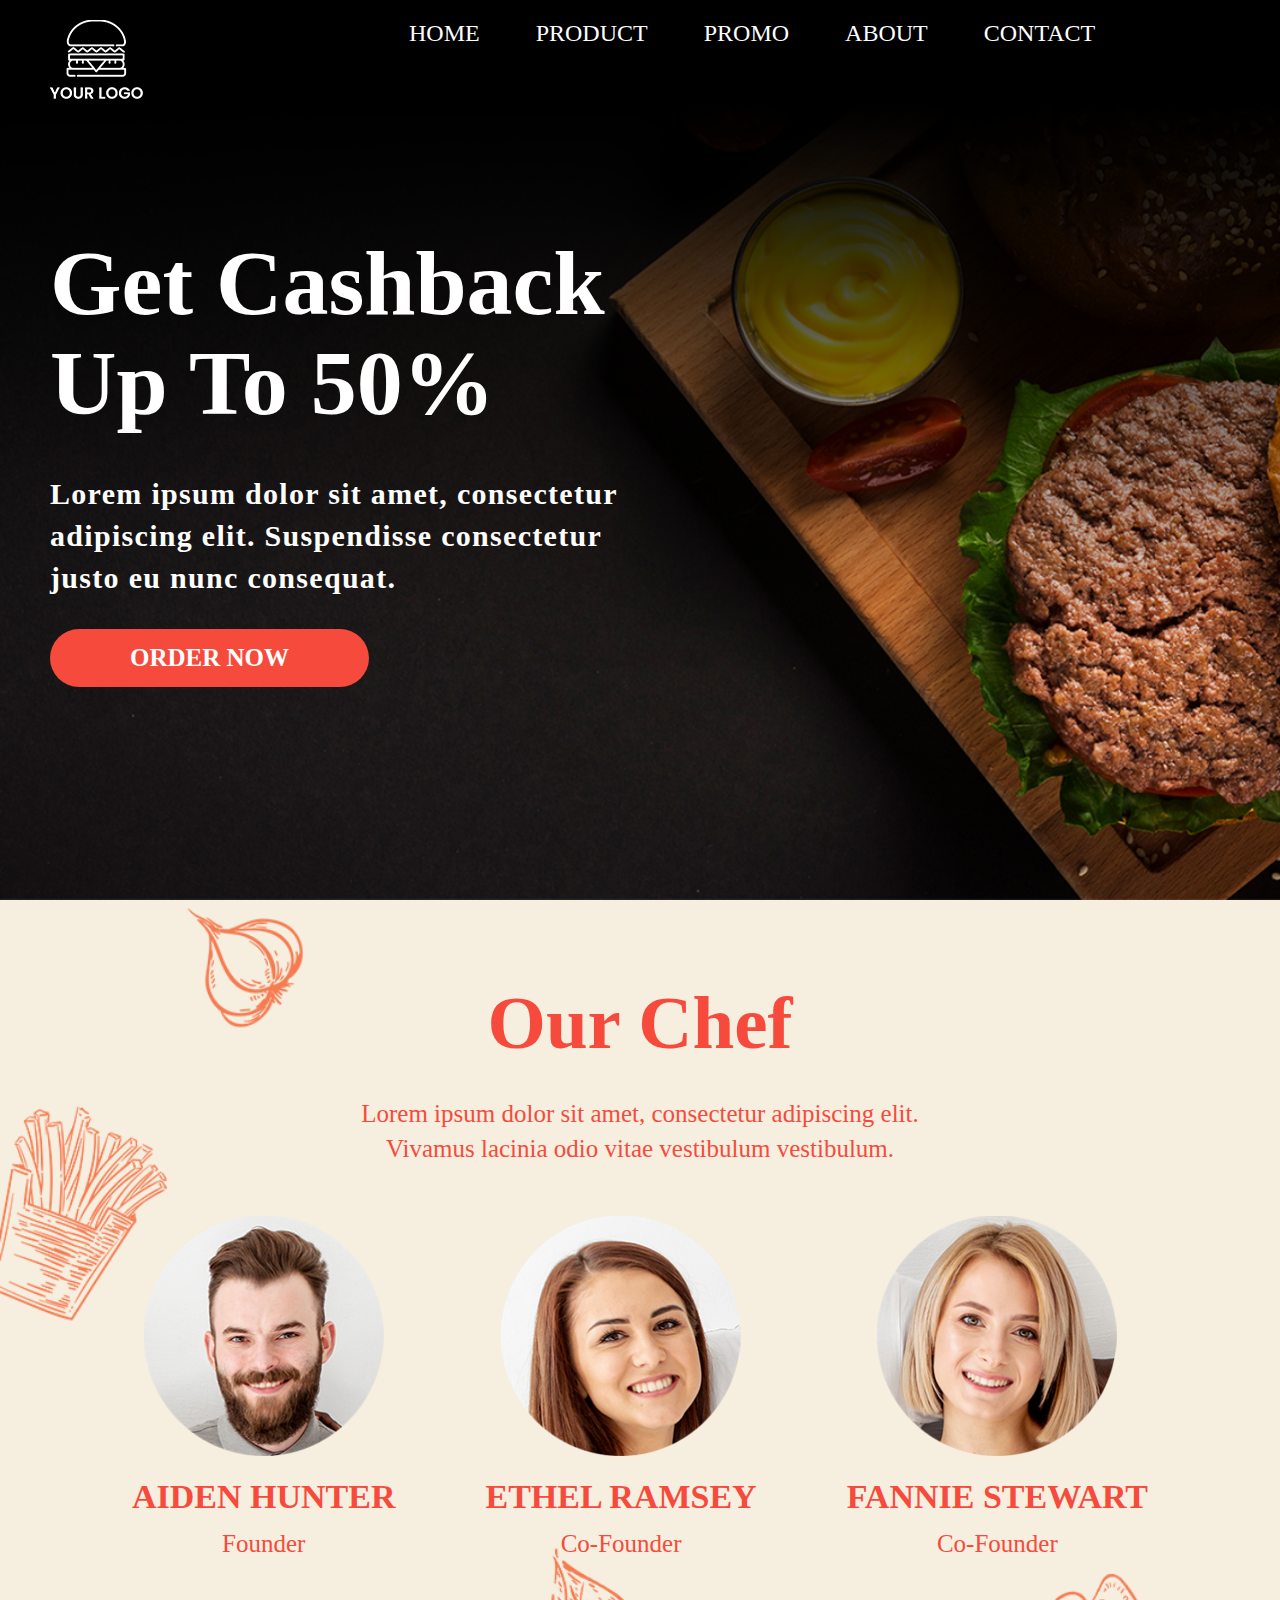
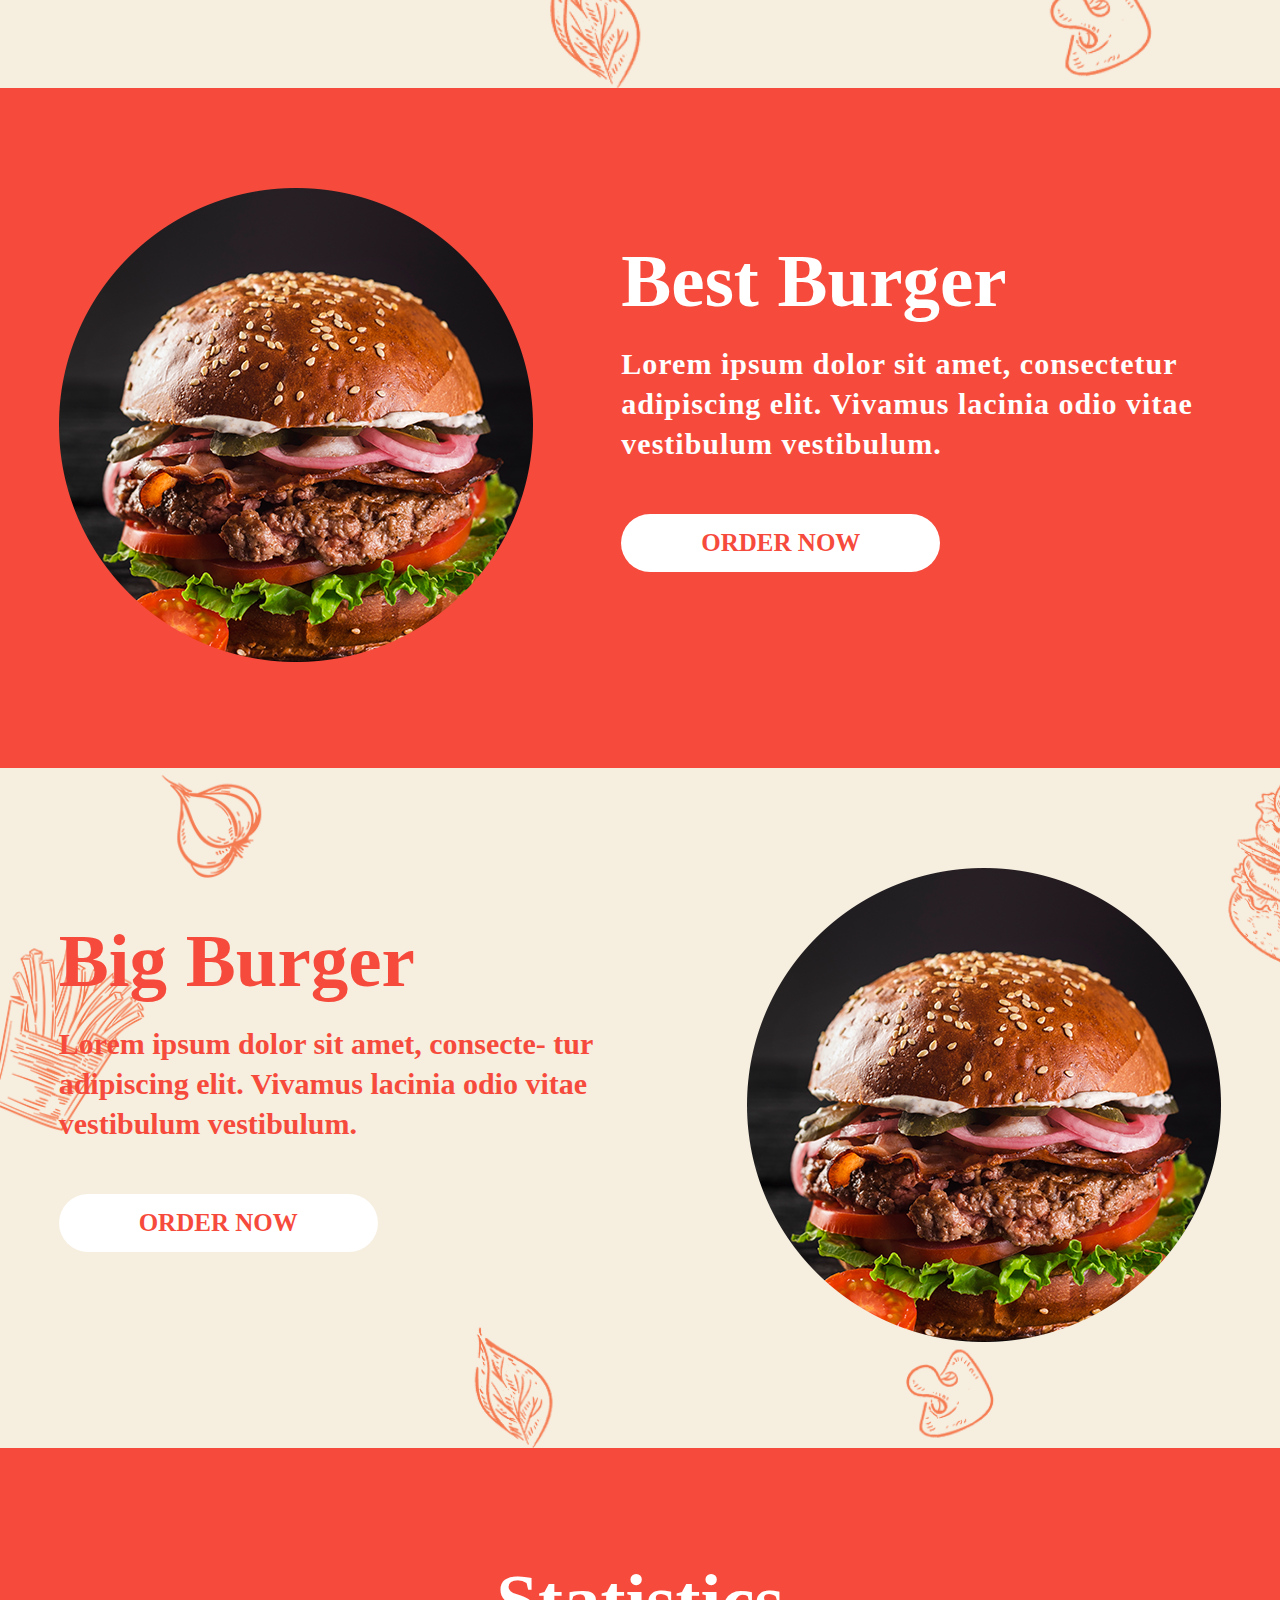
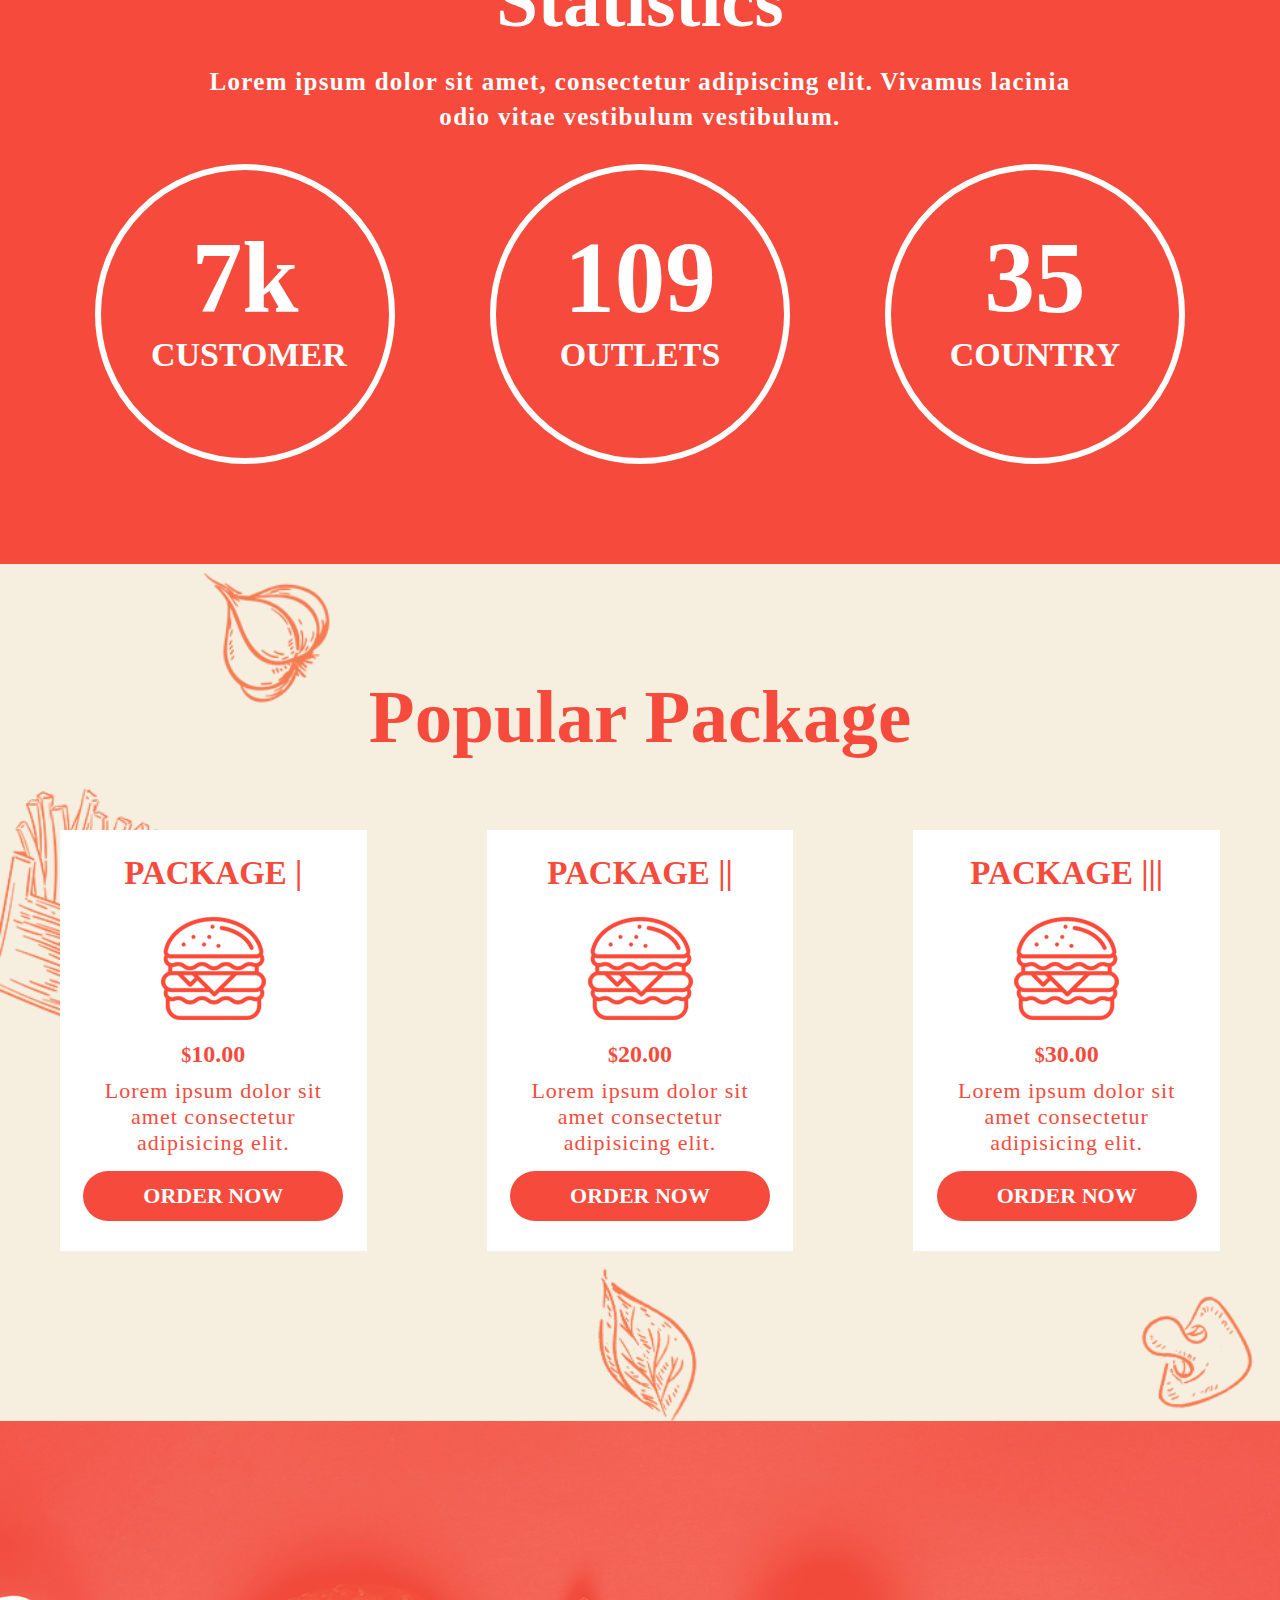
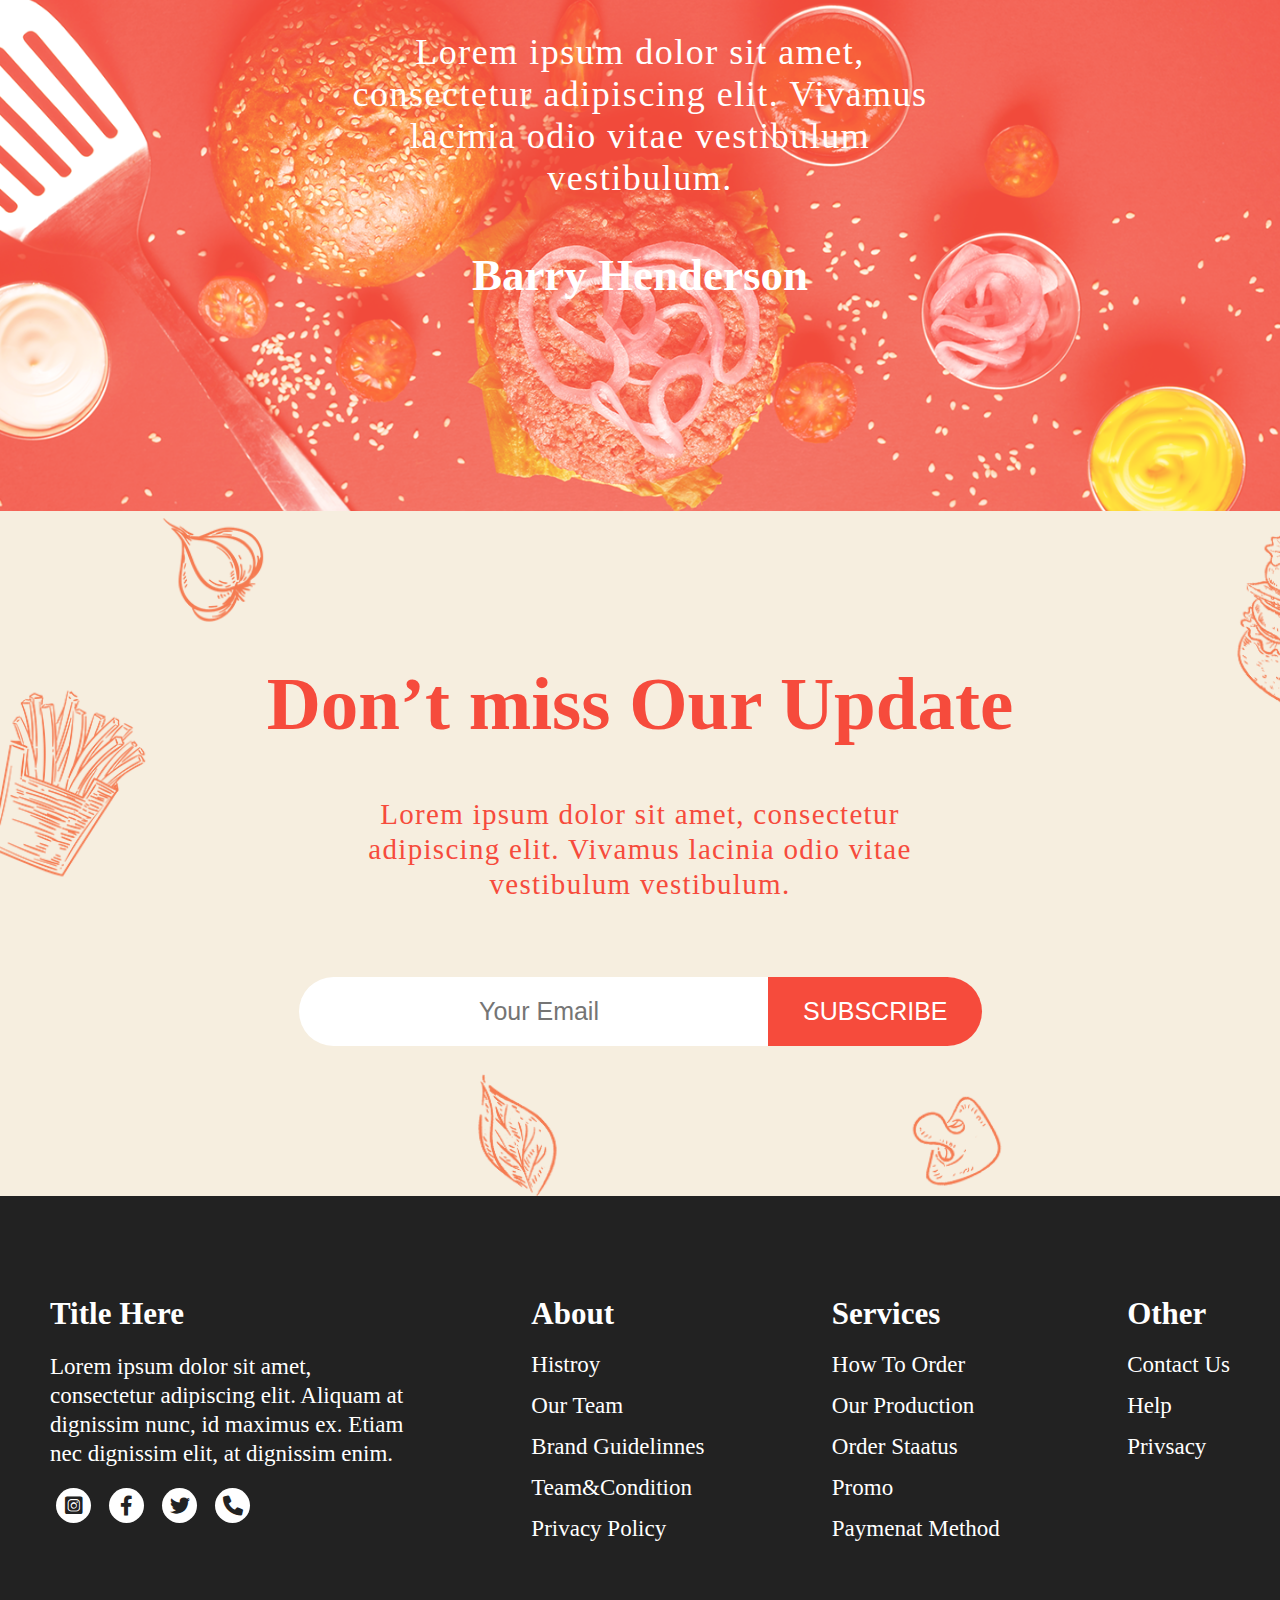
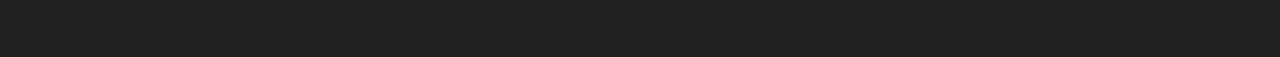
<file: index.html>
<!DOCTYPE html>
<html lang="en">
<head>
    <meta charset="UTF-8">
    <meta http-equiv="X-UA-Compatible" content="IE=edge">
    <meta name="viewport" content="width=device-width, initial-scale=1.0">
    <title>Burger Template</title>
    <link rel="stylesheet" href="https://cdnjs.cloudflare.com/ajax/libs/font-awesome/6.0.0-beta2/css/all.min.css">
    <link rel="stylesheet" href="./css/style.css">
</head>
<body>
    <div class="main-wrapper">
        <div class="header-wrapper">
            <header class="header_area">
                <div class="container">
                    <div class="header-menu">
                        <div class="logo">
                            <img src="./image/logo.png" alt="logo">
                        </div>
                        <nav class="menu">
                            <ul>
                                <li><a href="#">Home</a></li>
                                <li><a href="#">Product</a></li>
                                <li><a href="#">Promo</a></li>
                                <li><a href="#">About</a></li>
                                <li><a href="#">Contact</a></li>
                            </ul>
                        </nav>
                        <div class="toggle-bar-wrapper">
                            <div class="togglearea">
                                <label for="toggle">
                                    <span></span>
                                    <span></span>
                                    <span></span>
                                </label>
                        
                            </div>
                            <input type="checkbox" id="toggle">
                            <div class="navbar">
                                <ul>
                                    <li><a href="#">Home</a></li>
                                    <li><a href="#">Product</a></li>
                                    <li><a href="#">Promo</a></li>
                                    <li><a href="#">About</a></li>
                                    <li><a href="#">Contact </a></li>
                                </ul>
                            </div>
                        </div>
                    </div>
                    <div class="banner">
                        <div class="heading_text">
                            <h1>Get Cashback up to 50%</h1>
                            <div class="banner_sub_text">
                               <h4> Lorem ipsum dolor sit amet, consectetur adipiscing elit. Suspendisse consectetur justo eu nunc consequat.</h4>
                            </div>
                            <a href="#" class="primary_button banner_button">Order Now</a>
                        </div>
                    </div>
                </div>
            </header>
        </div>
        <section class="client_area">
            <div class="container">
                <div class="client_heading">
                    <h1>Our Chef</h1>
                </div>
                <div class="client_sub_text">
                    <h4>Lorem ipsum dolor sit amet, consectetur adipiscing elit. Vivamus lacinia odio vitae vestibulum vestibulum. </h4>
                </div>
                <div class="client_member">
                    <div class="client_info">
                        <img src="./image/client_1.png" alt="client image">
                        <h2>Aiden Hunter</h2>
                        <h5>Founder</h5>
                    </div>
                    <div class="client_info">
                        <img src="./image/client_2.png" alt="client image">
                        <h2>Ethel Ramsey</h2>
                        <h5> Co-Founder</h5>
                    </div>
                    <div class="client_info">
                        <img src="./image/client_3.png" alt="client image">
                        <h2>Fannie Stewart</h2>
                        <h5>Co-Founder</h5>
                    </div>
                </div>
            </div>
        </section>
        <section class="order-area">
            <div class="container order_1">
                <div class="order-left">
                    <img src="./image/Big_burger.png" alt="">
                </div>
                <div class="order-right">
                    <h1>Best Burger</h1>
                    <h4>Lorem ipsum dolor sit amet, consectetur adipiscing elit. Vivamus lacinia odio vitae vestibulum vestibulum. </h4>
                    <a href="#" class="primary_button order_button">Order Now</a>
                </div>
            </div>
        </section>
        <section class="order-area bg_gray">
            <div class="container order_2">
                <div class="order-left">
                    <h1>Big Burger</h1>
                    <h4>Lorem ipsum dolor sit amet, consecte- tur adipiscing elit. Vivamus lacinia odio vitae vestibulum vestibulum. </h4>
                    <a href="#" class="primary_button order_button">Order Now</a>
                </div>
                <div class="order-right">
                    <img src="./image/Big_burger.png" alt="">
                </div>
            </div> 
        </section>
        <section class="service_area">
            <div class="container">
                <div class="service_heading">
                    <h1>Statistics</h1>
                    <h5>Lorem ipsum dolor sit amet, consectetur adipiscing elit. Vivamus lacinia odio vitae vestibulum vestibulum. </h5>
                </div>
                <div class="services-count">
                    <div class="single-count">
                        <h1>7k</h1>
                        <h3>Customer</h3>
                    </div>
                    <div class="single-count">
                        <h1>109</h1>
                        <h3>Outlets</h3>
                    </div>
                    <div class="single-count">
                        <h1>35</h1>
                        <h3>Country</h3>
                    </div>
                </div>
            </div>
        </section>
        <section class="paricing_area">
            <div class="container">
                <div class="pricing_heading">
                    <h1>Popular Package</h1>
                </div>
                <div class="pricing_items">
                    <div class="single_pricing_item">
                        <h5>Package <span>|</span></h5>
                        <div>
                            <img src="./image/pricing_burger.png" alt="burger-image">
                        </div>
                        <div class="price">
                            <small>$</small><span>10.00</span>
                        </div>
                        <p>Lorem ipsum dolor sit amet consectetur adipisicing elit.</p>
                        <a class="primary_button banner_button sm_btn" href="#">Order Now</a>
                    </div>
                    <div class="single_pricing_item">
                        <h5>Package <span>||</span></h5>
                        <div>
                            <img src="./image/pricing_burger.png" alt="burger-image">
                        </div>
                        <div class="price">
                            <small>$</small><span>20.00</span>
                        </div>
                        <p>Lorem ipsum dolor sit amet consectetur adipisicing elit.</p>
                        <a class="primary_button banner_button sm_btn" href="#">Order Now</a>
                    </div>
                    <div class="single_pricing_item">
                        <h5>Package <span>|||</span></h5>
                        <div>
                            <img src="./image/pricing_burger.png" alt="burger-image">
                        </div>
                        <div class="price">
                            <small>$</small><span>30.00</span>
                        </div>
                        <p>Lorem ipsum dolor sit amet consectetur adipisicing elit.</p>
                        <a class="primary_button banner_button sm_btn" href="#">Order Now</a>
                    </div>
                </div>
            </div>
        </section>
        <section class="testimonial_area">
           <div class="container">
            <div class="testimonial_text">
                <p>Lorem ipsum dolor sit amet, consectetur adipiscing elit. Vivamus lacinia odio vitae vestibulum vestibulum.</p>
                <h3>Barry Henderson</h3>
            </div>
           </div>
        </section>
        <section class="newslatter_area">
            <div class="container">
                <div class="newslatter_headding">
                    <h1>Don’t miss Our Update</h1>
                    <p>Lorem ipsum dolor sit amet, consectetur adipiscing elit. Vivamus lacinia odio vitae vestibulum vestibulum. </p>
                </div>
                <div class="contact">
                   <form action="#">
                    <input type="email"class="email" placeholder="Your Email">
                    <button>Subscribe</button>
                   </form>
                </div>
            </div>
        </section>
        <footer class="footer_area">
            <div class="container">
                <div class="footer_left">
                    <div class="footer_text">
                        <h4>Title Here</h4>
                        <p>Lorem ipsum dolor sit amet, consectetur adipiscing elit. Aliquam at dignissim nunc, id maximus ex. Etiam nec dignissim elit, at dignissim enim. </p>
                    </div>
                    <div class="footer_social_icon">
                        <i class="fab fa-instagram-square"></i>
                        <i class="fab fa-facebook-f"></i>
                        <i class="fab fa-twitter"></i>
                        <i class="fas fa-phone"></i>
                    </div>
                </div>
                <div class="footer_about">
                    <div class="footer_text">
                        <h4>About</h4>
                        <a href="#">Histroy</a>
                        <a href="#">Our Team</a>
                        <a href="#">Brand Guidelinnes</a>
                        <a href="#">Team&Condition</a>
                        <a href="#">Privacy Policy</a>
                    </div>
                </div>
                <div class="footer_services">
                    <div class="footer_text">
                        <h4>Services</h4>
                        <a href="#">How To Order</a>
                        <a href="#">Our Production</a>
                        <a href="#">Order Staatus</a>
                        <a href="#">Promo</a>
                        <a href="#">Paymenat Method</a>
                    </div>
                </div>
                <div class="footer_about">
                    <div class="footer_text">
                        <h4>Other</h4>
                        <a href="#">Contact Us</a>
                        <a href="#">Help</a>
                        <a href="#">Privsacy</a>
                    </div>
                </div>
            </div>
        </footer>
    </div>
</body>
</html>
</file>
<file: css/style.css>
@import url('https://fonts.googleapis.com/css2?family=Archivo+Narrow:wght@300;400;600;700;800;900&display=swap');
*{
    box-sizing: border-box;
    margin: 0;
    padding: 0;
}
:root{
    --white_color: #fff;
    --base_color: #f64b3c;
    --bg_gray: #f6eedf;
    --black_color: #222222;
}
body{
    font-size: 24px;
}
img{
    max-width: 100%;
}
.container {
    max-width: 1450px;
    margin: 0 auto;
}
.primary_button{
    border-radius: 50px;
    display: inline-block;
    font-size: 25px;
    font-weight: 600;
    padding: 15px 80px;
    text-decoration: none;
    text-transform: uppercase;
    transition: all .7s;
}
.sm_btn {
    font-weight: 600;
    font-size: 22px;
    padding: 12px 60px;
}
.banner_button{
    background-color: var(--base_color);
    color: var(--white_color);
}
.order_button{
    background-color: var(--white_color);
    color:var(--base_color);
}
/* header-area-start */
/* header-area-start */
.header_area{
    background-color: transparent;
    background-image: url('../image/header-bg-gradient.png');
    background-repeat: repeat-x;
    background-size: auto 100%;
    left: 0;
    position: absolute;
    top: 0;
    width: 100%;
    z-index: 99;
}
.header_area .container .header-menu{
    display: flex;
}
.logo {
    flex-basis: 30%;
    padding: 20px 0  0 50px;
}
nav{
    flex-basis: 70%
}
ul{
    margin: 0;
    padding: 0;
}
li{
    display: inline-block;
    list-style: none;
    padding: 0 25px;
    text-align: center;
}
.navbar ul li:first-child{
    margin-top: 30px;
}
.header_area ul li a {
    color: var(--white_color);
    display: inline-block;
    padding: 20px 0;
    position: relative;
    text-decoration: none;
    text-transform: uppercase;
}
.header_area ul li a::before{
    bottom: 17px;
    content: "";
    background: var(--base_color);
    height: 2px;
    position: absolute;
    right: 0;
    transform: scaleX(0);
    transition: all .5s;
    width: 100%;
}
.header_area ul li a:hover:before{
    transform: scaleX(1);
}
.header-wrapper{
    background-image: url(../image/Banner.jpg);
    background-repeat: no-repeat;
    background-size: cover;
    background-position: center;
    height: 100vh;
    margin: 0 auto;
    position: relative;
}
.heading_text h1 {
    color: var(--white_color);
    font-size: 92px;
    line-height: 100px;
    padding-bottom: 40px;
    max-width: 560px;
    text-transform: capitalize;
}
.banner {
    padding: 0 50px;
    padding-top: 10%;
}
.banner_sub_text h4 {
    font-size: 30px;
    line-height: 42px;
    letter-spacing: 1.3px;
    max-width: 573px;
    padding-bottom: 30px;
    color: #fff;
}
.primary_button:hover{
    background: var(--white_color);
    color:var(--base_color);
}
/* mobile-nemu */
/* mobile-nemu */
.navbar{
    align-items: center;
    background-color: #6d6a6a;
    display: none;
    justify-content: center;
}
.navbar ul li{
    display: inline-block;
    list-style: none;
    padding: 0 20px;
}
.navbar a{
    color: #fff;
    display: block;
    font-weight: bold;
    padding: 14px 0px;
    position: relative;
    text-decoration: none;
    text-align: center;
    text-transform: uppercase;
   
}
.navbar a::after{
    background-color: aqua;
    bottom: 6px;
    content: "";
    height: 2px;
    left: 0;
    position: absolute;
    transform: scale(0);
    transition: all .3s;
    width: 100%;

}
.navbar li:hover a::after{
    transform: scale(1);
}
.toggle-bar-wrapper {
    position: absolute;
    top: 0;
    right: 0;
    height: 100vh;
    width: fit-content;
}

.togglearea {
    background-color: rgb(136, 119, 119);
    display: none;
}
#toggle{
    display: none;
}
.togglearea label {
    align-items: center;
    border-radius: 3px;
    background-color: #fff;
    cursor: pointer;
    display: flex;
    flex-direction: column;
    height: 20px;
    justify-content: center;
    margin-right: 10px;
    margin: 10px 10px 0  0;
    position: absolute;
    right: 0;
    top: 0;
    width: 25px;
}
label span{
    background-color: black;
    display: inline-block;
    height: 2px;
    margin: 2px 0;
    width: 70%;
}
#toggle:checked + .navbar {
    display: flex;
}
/* client-area-start */
/* client-area-start */
.client_area {
    background-image: url(../image/client_background.png);
    background-color: #f6eedf;
    background-repeat: no-repeat;
    background-size: cover;
    margin: 0 auto;
    padding-bottom: 100px;
    text-align: center;
}
.client_heading h1{
    color: var(--base_color);
    font-weight: 600;
    font-size: 75px;
    padding-top: 80px;
    margin-bottom: 30px;
}
.client_sub_text h4 {
    color: var(--base_color);
    font-size: 25px;
    line-height: 35px;
    font-weight: 300;
    padding: 0 350px;
}
.client_member{
    margin-top: 50px;
}
.client_info{
    display: inline-block;
    padding: 0 42px;
}
.client_info img{
    width: 240px;
    height: 240px;
}
.client_info h2 {
    color: var(--base_color);
    font-size: 34px;
    margin-top: 16px;
    text-transform: uppercase;
}
.client_info h5{
    color: var(--base_color);
    font-size: 25px;
    font-weight: 300;
    margin-top: 14px;
    padding-bottom: 30px;
}
/* order-area-start */
/* order-area-start */
.order-area{
    background-color: var(--base_color);
    padding: 100px 0;
}
.order_1{
    display: flex;
    justify-content: space-evenly;
}

.order-right h1 {
    color: var(--white_color);
    font-size: 75px;
    padding-top: 50px;
    padding-bottom: 20px;
}
.order-right h4 {
    color: var(--white_color);
    font-size: 30px;
    line-height: 40px;
    letter-spacing: 1px;
    margin-bottom: 50px;
    max-width: 600px;
}
/* order-area_2-start */
/* order-area_2-start */
.bg_gray{
    background-image: url(../image/client_background.png);
    background-repeat: no-repeat;
    background-color: var(--bg_gray);
    background-size: cover;
    margin: 0 auto;
}
.order-left {
    padding: 0 30px;
}
.order-right {
    padding: 0 30px;
}
.order_2{
    display: flex;
    justify-content: space-evenly;
}
.order_2 .order-left h1{
    color: var(--base_color);
    font-size: 75px;
    padding-top: 50px;
    padding-bottom: 20px;
}
.order_2 .order-left h4 {
    color: var(--base_color);
    font-size: 30px;
    line-height: 40px;
    margin-bottom: 50px;
    max-width: 600px;
}
.order-right a:hover{
    box-shadow: #222 2px 3px 10px;
    color: #222;
}
.order_2 .order-left a:hover {
    box-shadow: #222 2px 3px 10px;
    color: #222;
}
.service_area{
    background-color: var(--base_color);
    color: var(--white_color);
    padding-top: 90px;
    padding-bottom: 100px;
}
.service_heading{
    text-align: center;
}
.service_heading h1{
    font-size: 75px;
    font-weight: 600;
    padding: 20px 0;
}
.service_heading h5 {
    font-size: 25px;
    line-height: 35px;
    letter-spacing: 1.3px;
    padding-bottom: 30px;
    margin: auto;
    max-width: 870px;
}
.services-count{
    display: flex;
    justify-content: space-evenly;
}
.services-count .single-count {
    border: 6px solid var(--white_color);
    border-radius: 50%;
    height: 300px;
    padding: 50px;
    width: 300px;
}
.services-count .single-count h1{
    font-size: 101px;
    font-weight: 800;
    text-align: center;
}
.services-count .single-count h3{
    font-size: 34px;
    text-align: center;
    text-transform: uppercase;

}
.services-count .single-count h5{
    font-size: 33px;
    font-weight: 500;
}
/* plricing-area-start */
/* plricing-area-start */
.paricing_area{
    background-color: var(--bg_gray);
    background-image: url(../image/client_background.png);
    background-repeat: no-repeat;
    background-size: cover;
    padding-top: 70px;
    padding-bottom: 170px;
}
.pricing_heading h1{
    color: var(--base_color);
    font-size: 75px;
    font-weight: 800;
    padding-top: 40px;
    padding-bottom: 70px;
    text-align: center;
}
.pricing_items{
    display: flex;
    justify-content: space-evenly;
}
.single_pricing_item {
    background-color: var(--white_color);
    color: var(--base_color);
    text-align: center;
    padding: 0 20px;
    margin: 0 60px;
}
.single_pricing_item h5{
    font-size: 33px;
    font-weight: 600;
    padding-top: 25px;
    padding-bottom: 25px;
    text-transform: uppercase;
}
.single_pricing_item span{
    font-weight: 800;
}
.single_pricing_item img{
    padding-bottom: 15px;
}
.price small,span{
    font-weight: 900;
}
.single_pricing_item p {
    letter-spacing: 1px;
    padding-top: 10px;
    font-size: 22px;
    padding-bottom: 15px;
}
.single_pricing_item .sm_btn{
    margin-bottom: 30px;
}
.testimonial_area{
    background-image: url(../image/testimonial_bg.png);
    background-size: cover;
    background-color:#f7ae9a;
    padding: 210px 0;
    text-align: center;
}
.testimonial_text p {
    color: var(--white_color);
    font-size: 36px;
    letter-spacing: 1.5px;
    padding: 0 320px 50px 320px;
}
.testimonial_text h3{
    color: var(--white_color);
    font-size: 45px;
}
/* newslatter-area-start */
/* newslatter-area-start */
.newslatter_area{
    background-color: var(--bg_gray);
    background-image: url(../image/client_background.png);
    background-repeat: no-repeat;background-size: cover;
    padding: 150px 0;
}
.newslatter_headding{
    text-align: center;
}
.newslatter_headding h1{
    color: var(--base_color);
    font-size: 75px;
    font-weight: 700;
    padding-bottom: 50px;
}
.newslatter_headding p {
    color: var(--base_color);
    font-size: 29px;
    line-height: 35px;
    letter-spacing: 1.3px;
    margin: auto;
    padding: 0 350px 75px 350px;
}
.contact{
    margin: auto 0;
    text-align: center;
}
.contact .email {
    border: none;
    border-radius: 40px;
    background-color: var(--white_color);
    font-size: 25px;
    padding: 20px 180px;
}
.contact form{
    position: relative;
}
.contact button {
    border: none;
    background-color: var(--base_color);
    border-radius: 0 40px 40px 0;
    content: '';
    color: var(--white_color);
    display: inline-block;
    font-size: 25px;
    left: 60%;
    position: absolute;
    padding: 20px 35px;
    top: 0;
    text-transform: uppercase;
}
/* footer-area-start */
/* footer-area-start */
.footer_area{
    background-color: #222;
    padding: 100px 0;
}
.footer_left{
    flex-basis: 30%;
  
}
.footer_text{}
.footer_text h4{
    font-size: 31px;
    color: var(--white_color);
    padding-bottom: 20px;
}
.footer_text p{
    color: var(--white_color);
    font-size: 23px;
    line-height: 29px;
    padding-bottom: 20px;
}
.footer_text a{
  color: var(--white_color);
  display: block;
  text-decoration: none;
  font-size: 23px;
  padding-bottom: 15px;
  transition: all .5s;
}
.footer_text a:hover{
    color: var(--base_color);
}
.footer_social_icon i {
    background-color: var(--white_color);
    border-radius: 50%;
    color: #222;
    font-size: 20px;
    height: 35px;
    line-height: 35px;
    text-align: center;
    margin: 0 6px;
    transition: all .4s;
    width: 35px;
}
.footer_social_icon i:hover{
    transform: rotate(360deg);
}

.footer_area .container{
    padding:0 50px;
    display: flex;
    justify-content: space-between;
}

/* media query start */
/* media query start */


@media screen and (max-width: 1200px){
    nav {
        flex-basis: 75%;
    }
    li {
        padding: 11px 24px;
    }
    .logo {
        flex-basis: 25%;
        padding: 20px;
    }
    .heading_text h1 {
        font-size: 90px;
        line-height: 100px;
        padding: 20px 0px 30px 0px;
    }
    .heading_text {
        padding: 0 40px;
    }
    .client_sub_text h4 {
        line-height: 35px;
        padding: 0 120px;
    }
    .order-left {
        flex-basis: 50%;
        padding: 0 15px;
    }
    .order-right {
        flex-basis: 50%;
        padding: 0 15px;
    }
    .service_heading h5 {
        padding: 0 60px 30px 60px;
    }
    .single_pricing_item {
        margin: 0 10px;
    }
    .single_pricing_item h5 {
        font-size: 25px;
    }
    .testimonial_text p {
        font-size: 25px;
        letter-spacing: 1.3px;
        line-height: 35px;
        padding: 0 60px 40px 60px;
    }
    .contact .email {
        padding: 20px 155px;
    }
    .newslatter_headding p {
        font-size: 25px;
        line-height: 35px;
        letter-spacing: 1.3px;
        padding: 0 60px 70px 60px;
    }
    .sm_btn {
        font-size: 17px;
        padding: 12px 25px;
    }
}
@media screen and (max-width: 992px){
    .header-wrapper {
        height: 80vh;
    }
    .logo {
        flex-basis: 25%;
        padding: 20px;
    }
    nav {
        flex-basis: 75%;
    }
    li {
        padding: 10px 15px;
    }
    .header_area ul li a {
        font-size: 20px;
    }
    .heading_text h1 {
        font-size: 73px;
        line-height: 83px;
    }
    .heading_text h1 {
        max-width: 450px;
    }
    .banner_sub_text h4 {
        font-size: 25px;
        line-height: 37px;
        padding-bottom: 30px;
        max-width: 482px;
    }
    .order-right h1 {
        font-size: 40px;
    }
    .order-right h4 {
        font-size: 22px;
        line-height: 30px;
        margin-bottom: 30px;
    }
    .primary_button {
        font-size: 20px;
        padding: 15px 40px;
    }
    .order_2 .order-left h1 {
        font-size: 40px;
        padding-top: 50px;
    }
    .order_2 .order-left h4 {
        font-size: 22px;
        line-height: 30px;
        margin-bottom: 30px;
    }
    .services-count .single-count {
        height: 240px;
        padding: 45px;
        width: 240px;
    }
    .services-count .single-count h1 {
        font-size: 65px;
        font-weight: 600;
    }
    .services-count .single-count h3 {
        font-size: 25px;
    }
    .single_pricing_item p {
        font-size: 18px;
    }
    .primary_button {
        font-size:18px;
        padding: 15px 35px;
    }
    .paricing_area {
        padding-top: 0px;
        padding-bottom: 100px;
    }
    .pricing_heading h1 {
        padding-bottom: 40px;
    }
    .testimonial_area {
        padding: 100px 0;
    }
    .contact .email {
        padding: 20px 135px;
    }
    .newslatter_area {
        padding: 100px 0;
    }
    .footer_area .container {
        display: flex;
        flex-wrap: wrap;
        padding: 0 0px 0 45px;
    }
    .footer_left {
        flex: 0 0 50%;
        max-width: 50%;
    }
    .footer_about {
        flex: 0 0 50%;
        margin-bottom: 30px;
        max-width: 50%;
    }
    .footer_text p {
        padding: 0 10px 20px  10px;
    }
    .service_area {
        padding-top: 40px;
        padding-bottom: 60px;
    }
    .client_heading h1 {
        padding-top: 30px;
        margin-bottom: 0px;
    }
    .client_area {
        padding-bottom: 50px;
    }

}
@media screen and (max-width: 768px){
    .header-wrapper {
        height: 70vh;
    }
    .logo {
        flex-basis: 20%;
        padding: 20px;
    }
    nav {
        flex-basis: 80%;
    }
    .header_area ul li a {
        font-size: 18px;
    }
    .header_area ul li {
        padding: 10px 9px;
    }
    .heading_text h1 {
        font-size: 51px;
        line-height: 62px;
        max-width: 320px;
    }  
    .heading_text {
        padding: 0;
    }
    .banner_sub_text h4 {
        font-size: 22px;
        line-height: 29px;
    }
    .client_heading h1 {
        font-size: 50px;
    }
    .client_sub_text h4 {
        padding: 0 30px;
    }
    .client_info h2 {
        font-size: 25px;
    }
    .order-right h1 {
        padding-top: 0;
    }
    .service_heading h1 {
        font-size: 50px;
        padding: 20px 0;
    }
    .service_heading h5 {
        letter-spacing: normal;
        padding: 0 30px 10px 30px;
    }
    .services-count {
        display: flex;
        justify-content: center;
        align-items: center;
        flex-direction: column;
    }
    .single-count {
        margin: 10px 0;
    }
    .service_area {
        padding-top: 10px;
        padding-bottom: 30px;
    }
    .paricing_area {
        background-image: none;
    }
    .pricing_heading h1 {
        color: var(--base_color);
        font-size: 50px;
    }
    .pricing_items {
        flex-direction: column;
    }
    .single_pricing_item {
        margin: 15px 75px;
    }
    .newslatter_headding h1 {
        font-size: 50px;
        padding-bottom: 15px;
    }
    .newslatter_headding p {
        letter-spacing: normal;
        padding: 0 60px 35px 60px;
    }
    .contact .email {
        padding: 20px 100px;
    }
}
@media screen and (max-width: 575px){
    .heading_text h1 {
        font-size: 35px;
        line-height: 45px;
        max-width: 200px;
    }
    .banner {
        padding: 0;
        padding-top: 0;
    }
    nav {
        display: none;
        flex-basis: 70%;
    }
    .logo {
        flex-basis: 30%;
    }
    .mobile-menu{
        position: absolute;
        top: 0;
        left: 0;
        height: 100%;
        width: 100%;
    }
    .togglearea{
        display: block;
    }
    .navbar li{
        display: flex;
        flex-direction: column;
    }
    .togglearea{
        display: flex;
    }
    .header-area nav{
        display: none;
    }
    .navbar ul li {
        display: block;
    }
    .heading_text h1 {
        font-size: 29px;
        line-height: 39px;
    }
    .banner_sub_text h4 {
        font-size: 20px;
        line-height: 29px;
        max-width: 300px;
    }
    .heading_text {
        padding: 0 0 10px 20px;
    }
    .heading_text {
        top: 20%;
    }
    .client_heading h1 {
        font-size: 40px;
    }
    .client_sub_text h4 {
        font-size: 22px;
        padding: 0 20px;
    }
    .client_info h5 {
        padding-bottom: 0;
    }
    .order_1 {
        display: flex;
        flex-direction: column;
    }
    .order-area {
        padding: 40px 0;
    }
    .order_2 {
        flex-direction: column;
    }
    .order-right {
        margin-top: 20px;
        text-align: center;
    }
    .order-left {
        text-align: center;
    }
    .order_2 .order-left h1 {
        padding-top: 0;
    }
    .services-count .single-count h1 {
        font-size: 50px;
    }
    .services-count .single-count h3 {
        font-size: 20px;
    }
    .services-count .single-count {
        height: 200px;
        padding: 43px;
        width: 200px;
    }
    .service_heading h5 {
        font-size: 22px;
        padding: 0 20px 0px 20px;
    }
    .pricing_heading h1 {
        font-size: 45px;
    }
    .single_pricing_item {
        margin: 15px 30px;
    }
    .paricing_area {
        padding-bottom: 42px;
    }
    .testimonial_text p {
        font-size: 22px;
        letter-spacing: 1px;
        line-height: 32px;
        padding: 0 30px 40px 30px;
    }
    .newslatter_area {
        padding: 50px 0;
    }
    .newslatter_headding h1 {
        font-size: 34px;
        padding: 0 10px 15px 10px;
    }
    .newslatter_headding p {
        padding: 0 20px 35px 20px;
        font-size: 22px;
        line-height: 32px;
    }
    .testimonial_text h3 {
        font-size: 35px;
    }
    .contact .email {
        padding: 13px 15px;
        font-size: 20px;
    }
    .contact button {
        font-size: 20px;
        left: 50%;
        padding: 13px 10px;
    }
    .footer_area {
        padding: 50px 0;
    }
    .footer_area .container {
        flex-direction: column;
        padding: 0 0px 0 25px;
    }
    .footer_left {
        max-width: 100%;
    }
    .footer_social_icon {
        margin-bottom: 30px;
    }
}
</file>
